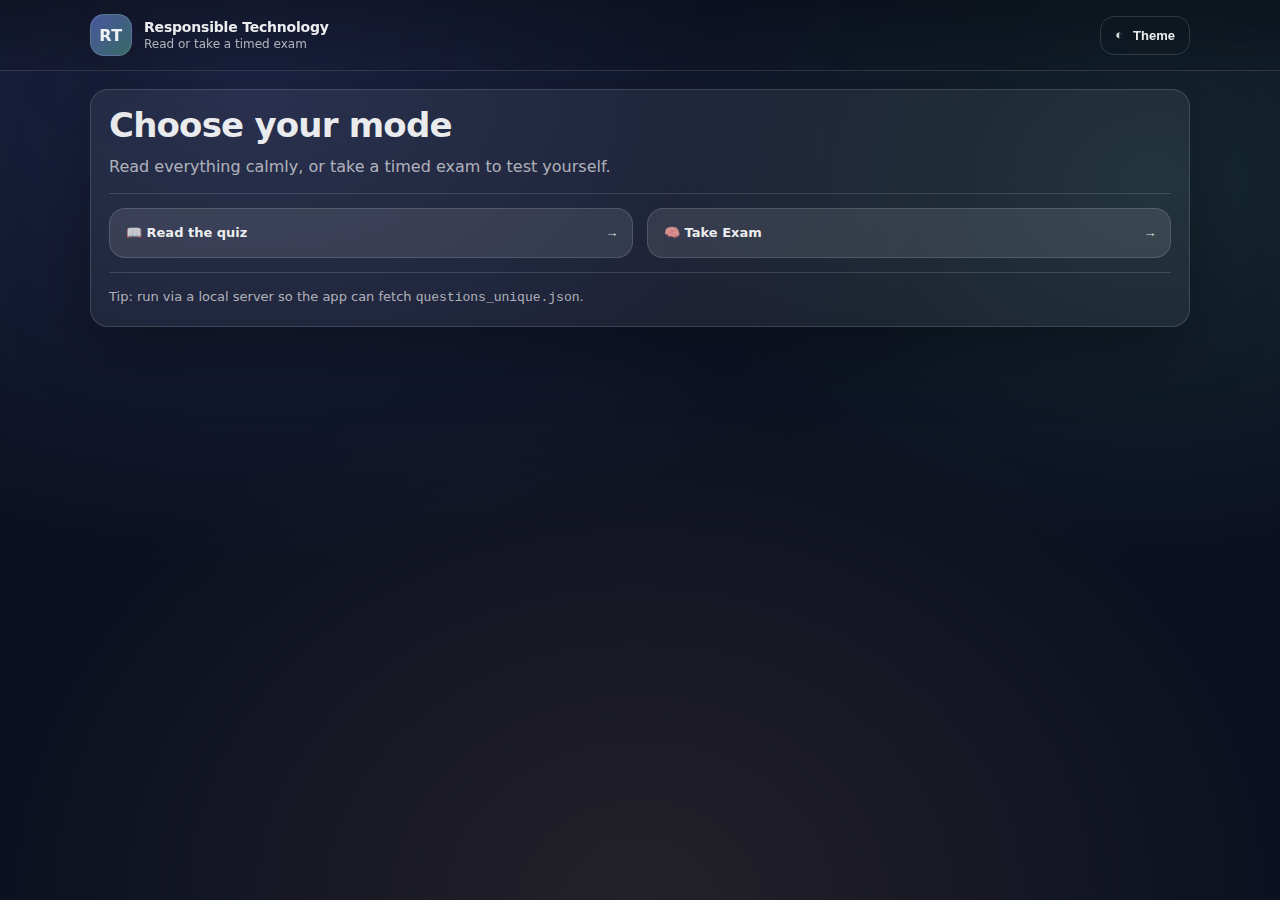
<file: index.html>
<!doctype html>
<html lang="en" data-theme="dark">
<head>
  <meta charset="utf-8" />
  <meta name="viewport" content="width=device-width,initial-scale=1" />
  <title>Responsible Technology — Menu</title>
  <link rel="stylesheet" href="./styles.css" />
</head>
<body>
  

  <div id="pageLoader" class="page-loader is-visible" aria-hidden="false" role="status" aria-live="polite">
    <div class="loader-card">
      <div class="loader-title"><span class="dot" aria-hidden="true"></span> Loading…</div>
      <div class="loader-sub">Preparing your next screen</div>
      <div class="loader-bar" aria-hidden="true"><div class="loader-bar-fill"></div></div>
    </div>
  </div>

<div class="topbar">
    <div class="topbar-inner">
      <div class="brand">
        <div class="logo" aria-hidden="true">RT</div>
        <div>
          <div class="t1">Responsible Technology</div>
          <div class="t2">Read or take a timed exam</div>
        </div>
      </div>
      <div class="actions">
        <button class="btn ghost" id="themeBtn" type="button"><span class="ico">◐</span>Theme</button>
      </div>
    </div>
  </div>

  <div class="container">
    <div class="card">
      <h1 class="h1">Choose your mode</h1>
      <p class="p">
        Read everything calmly, or take a timed exam to test yourself.
      </p>

      <hr class="sep" />

      <div class="grid-2">
        <a class="btn big" href="./read.html">
          <span><span class="ico">📖</span> Read the quiz</span>
          <span class="ico">→</span>
        </a>

        <a class="btn big" href="./exam.html">
          <span><span class="ico">🧠</span> Take Exam</span>
          <span class="ico">→</span>
        </a>
      </div>

      <hr class="sep" />

      <div class="small">
        Tip: run via a local server so the app can fetch <span class="mono">questions_unique.json</span>.
      </div>
    </div>
  </div>

  <script src="./loader.js"></script>
  <script src="./utils.js"></script>
  <script>
    applySavedTheme();
    $("themeBtn").addEventListener("click", toggleTheme);
    // If a previous exam was abandoned, recover any retry questions that were
    // temporarily removed from the wrong pool.
    restorePendingWrongToWrongPool();
    // Clear only session exam data when returning to menu
    clearExamStorage();
  </script>
</body>
</html>
</file>
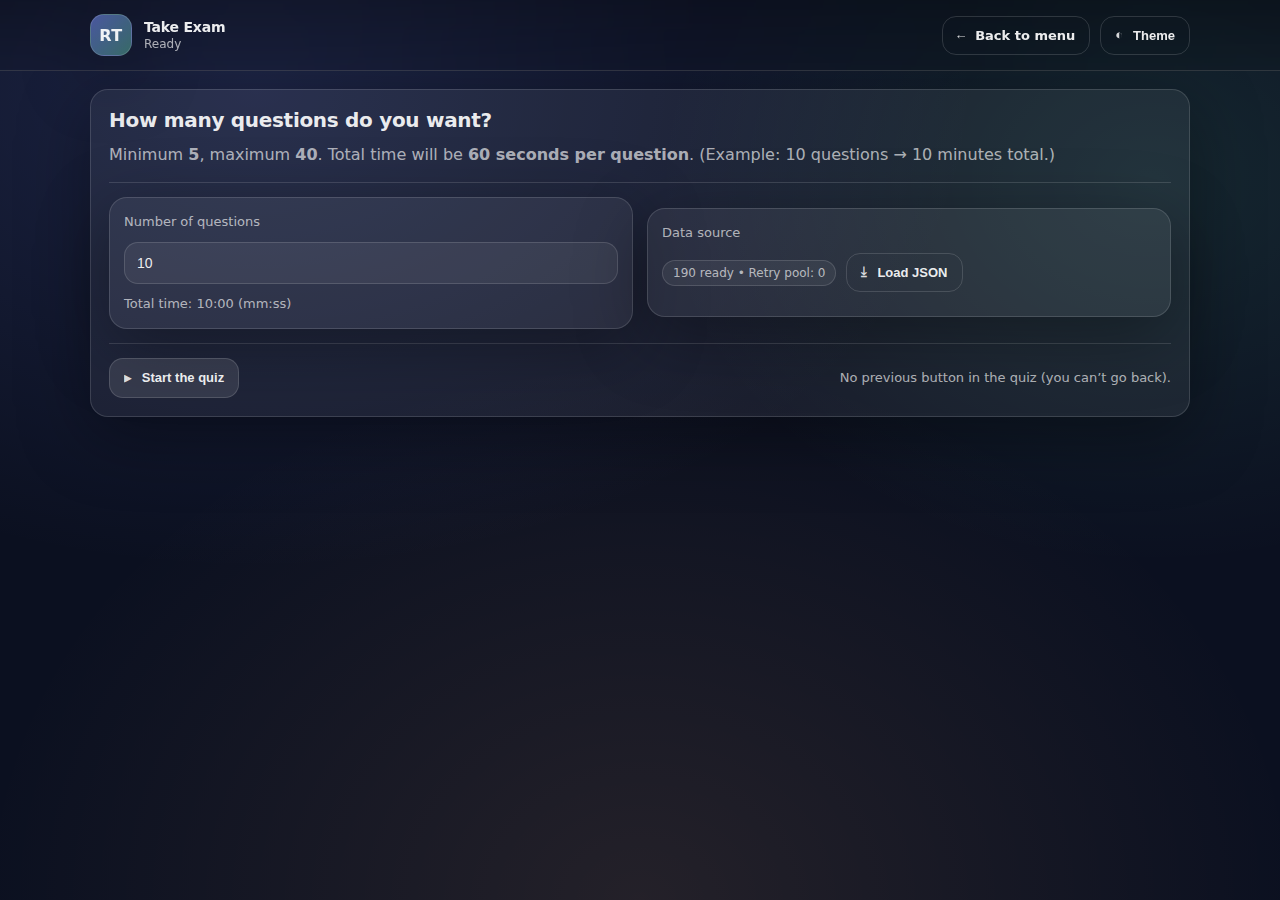
<file: exam.html>
<!doctype html>
<html lang="en" data-theme="dark">
<head>
  <meta charset="utf-8" />
  <meta name="viewport" content="width=device-width,initial-scale=1" />
  <title>Responsible Technology — Exam Setup</title>
  <link rel="stylesheet" href="./styles.css" />
</head>
<body data-loader="manual">
  

  <div id="pageLoader" class="page-loader is-visible" aria-hidden="false" role="status" aria-live="polite">
    <div class="loader-card">
      <div class="loader-title"><span class="dot" aria-hidden="true"></span> Loading…</div>
      <div class="loader-sub">Preparing your next screen</div>
      <div class="loader-bar" aria-hidden="true"><div class="loader-bar-fill"></div></div>
    </div>
  </div>

<div class="topbar">
    <div class="topbar-inner">
      <div class="brand">
        <div class="logo" aria-hidden="true">RT</div>
        <div>
          <div class="t1">Take Exam</div>
          <div class="t2" id="subtitle">Choose your quiz size</div>
        </div>
      </div>
      <div class="actions">
        <a class="btn ghost" href="./index.html"><span class="ico">←</span>Back to menu</a>
        <button class="btn ghost" id="themeBtn" type="button"><span class="ico">◐</span>Theme</button>
      </div>
    </div>
  </div>

  <div class="container">
    <div class="card">
      <h2 class="h2">How many questions do you want?</h2>
      <p class="p">
        Minimum <b>5</b>, maximum <b>40</b>. Total time will be <b>60 seconds per question</b>.
        (Example: 10 questions → 10 minutes total.)
      </p>

      <hr class="sep" />

      <div class="row" style="gap:14px;">
        <div class="card tight" style="flex:1;">
          <div class="small">Number of questions</div>
          <div style="height:10px;"></div>
          <input id="countInput" type="number" min="5" max="40" step="1"
                 style="width:100%; padding:12px 12px; border-radius:14px; border:1px solid var(--border);
                 background: rgba(255,255,255,0.06); color: var(--text); outline:none; font-size:14px;" />
          <div style="height:10px;"></div>
          <div class="small" id="timeInfo"></div>
        </div>

        <div class="card tight" style="flex:1;">
          <div class="small">Data source</div>
          <div style="height:10px;"></div>
          <div class="row" style="justify-content:flex-start; gap:10px;">
            <span class="pill" id="dataPill">Loading…</span>
            <button class="btn ghost" id="loadFileBtn" type="button"><span class="ico">⤓</span>Load JSON</button>
            <input id="fileInput" type="file" accept=".json,application/json" hidden />
          </div>
          <div style="height:10px;"></div>
          <div class="small" id="status"></div>
        </div>
      </div>

      <hr class="sep" />

      <div class="row">
        <button class="btn" id="startBtn" type="button" disabled>
          <span class="ico">▶</span> Start the quiz
        </button>
        <span class="small">No previous button in the quiz (you can’t go back).</span>
      </div>
    </div>
  </div>

  <script src="./loader.js"></script>
  <script src="./utils.js"></script>
  <script src="./exam.js"></script>
</body>
</html>
</file>
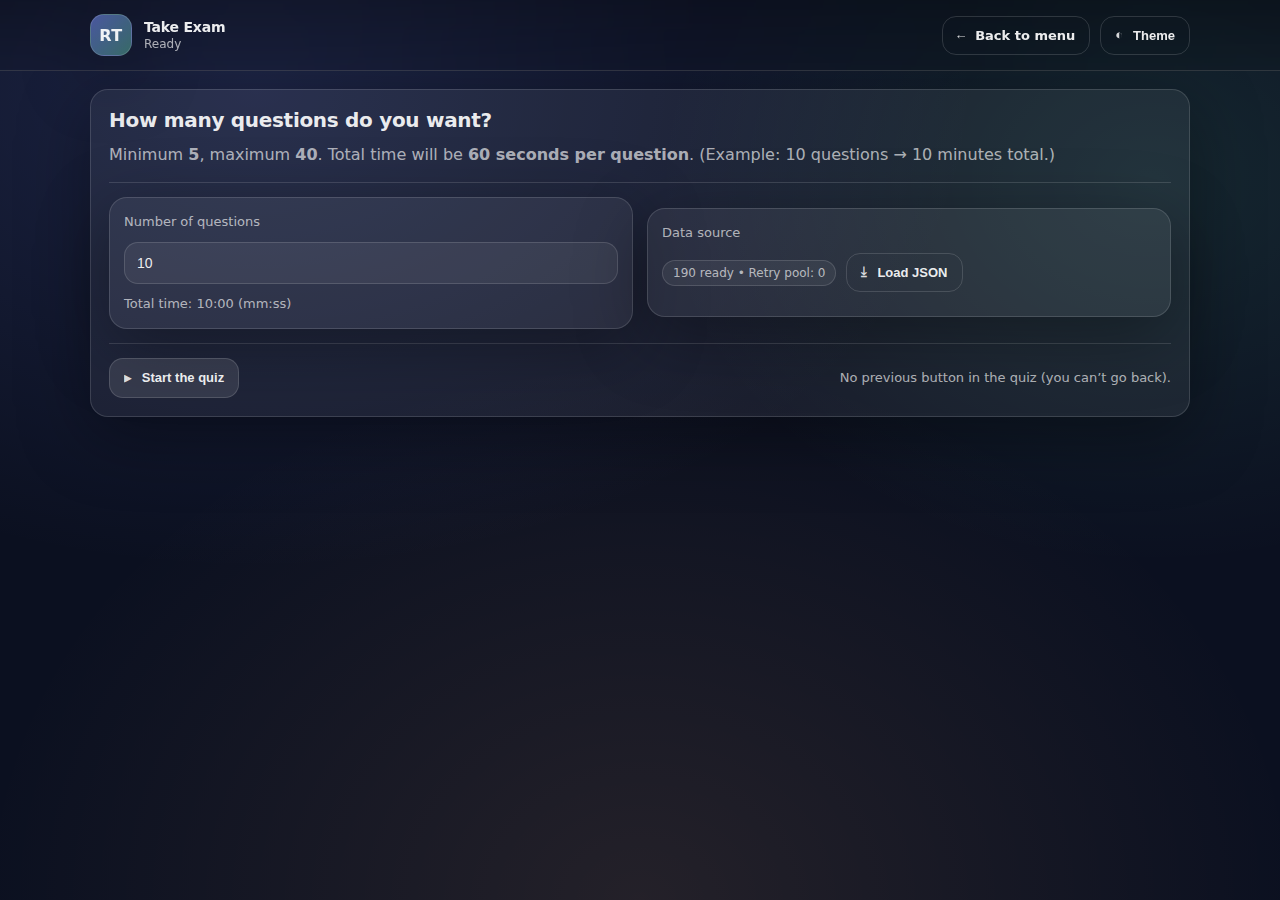
<file: quiz.html>
<!doctype html>
<html lang="en" data-theme="dark">
<head>
  <meta charset="utf-8" />
  <meta name="viewport" content="width=device-width,initial-scale=1" />
  <title>Responsible Technology — Quiz</title>
  <link rel="stylesheet" href="./styles.css" />
</head>
<body>
  

  <div id="pageLoader" class="page-loader is-visible" aria-hidden="false" role="status" aria-live="polite">
    <div class="loader-card">
      <div class="loader-title"><span class="dot" aria-hidden="true"></span> Loading…</div>
      <div class="loader-sub">Preparing your next screen</div>
      <div class="loader-bar" aria-hidden="true"><div class="loader-bar-fill"></div></div>
    </div>
  </div>

<div class="topbar">
    <div class="topbar-inner">
      <div class="brand">
        <div class="logo" aria-hidden="true">RT</div>
        <div>
          <div class="t1">Exam in progress</div>
          <div class="t2" id="subtitle">Stay steady — you’ve got this.</div>
        </div>
      </div>
      <div class="actions">
        <div class="timer" id="timer">00:00</div>
        <button class="btn ghost" id="themeBtn" type="button"><span class="ico">◐</span>Theme</button>
      </div>
    </div>
  </div>

  <div class="container">
    <div class="card">
      <div class="row" style="align-items:flex-start;">
        <div class="row" style="gap:10px; align-items:center;">
          <span class="badge" id="posBadge">1 / 1</span>
          <span class="pill" id="qBadge">Q—</span>
        </div>

        <div style="flex:1; min-width:240px;">
          <div class="progress" aria-label="Progress"><div id="progressFill"></div></div>
          <div class="small" id="progressText" style="margin-top:8px;">Progress</div>
        </div>
      </div>

      <hr class="sep" />

      <div class="h2" id="questionText">Loading…</div>
      <div style="height:12px;"></div>

      <div class="list" id="optionsWrap"></div>

      <hr class="sep" />

      <div class="row">
        <div class="small" id="status"></div>
        <button class="btn" id="nextBtn" type="button">
          <span class="ico">→</span> Next
        </button>
      </div>
    </div>

    <div style="height:14px;"></div>
    <div class="small">
      Tip: <span class="kbd">Next</span> moves forward only. Unanswered questions are allowed (you can skip).
    </div>
  </div>

  <script src="./loader.js"></script>
  <script src="./utils.js"></script>
  <script src="./quiz.js"></script>
</body>
</html>
</file>
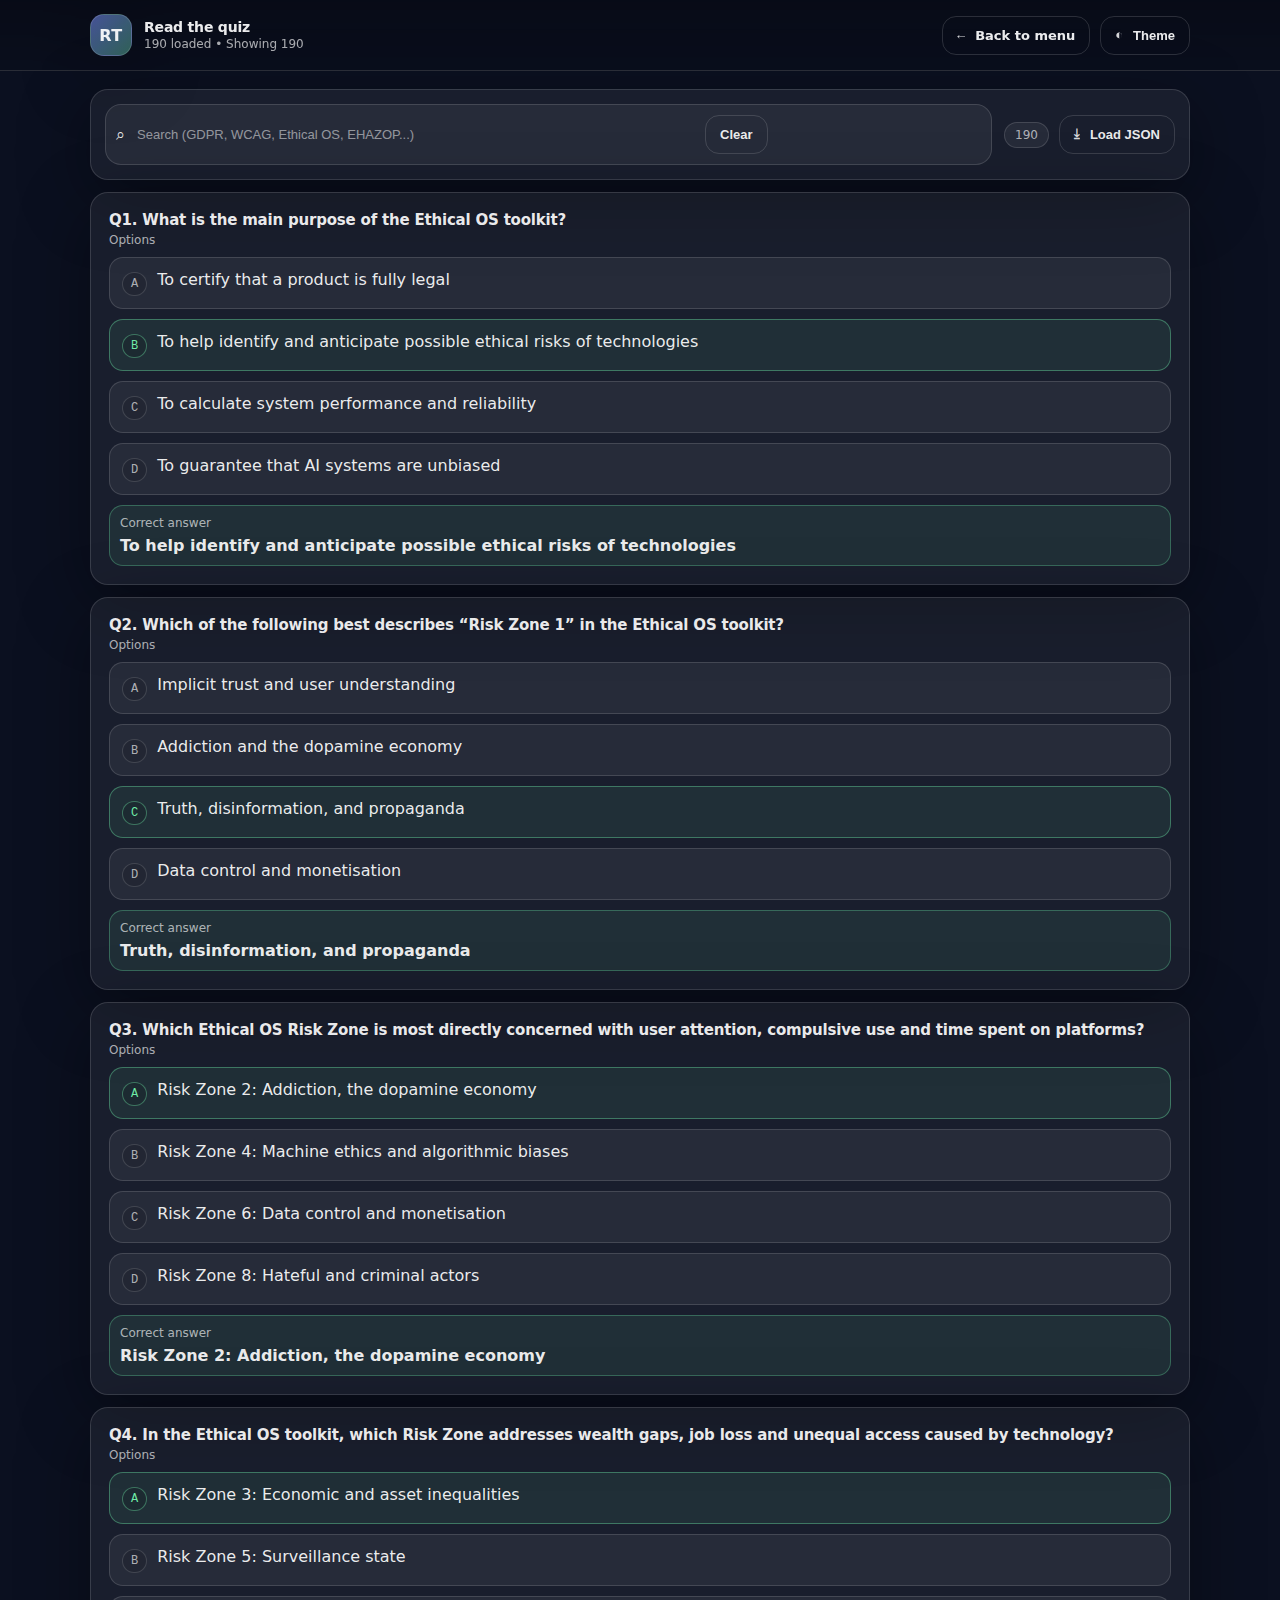
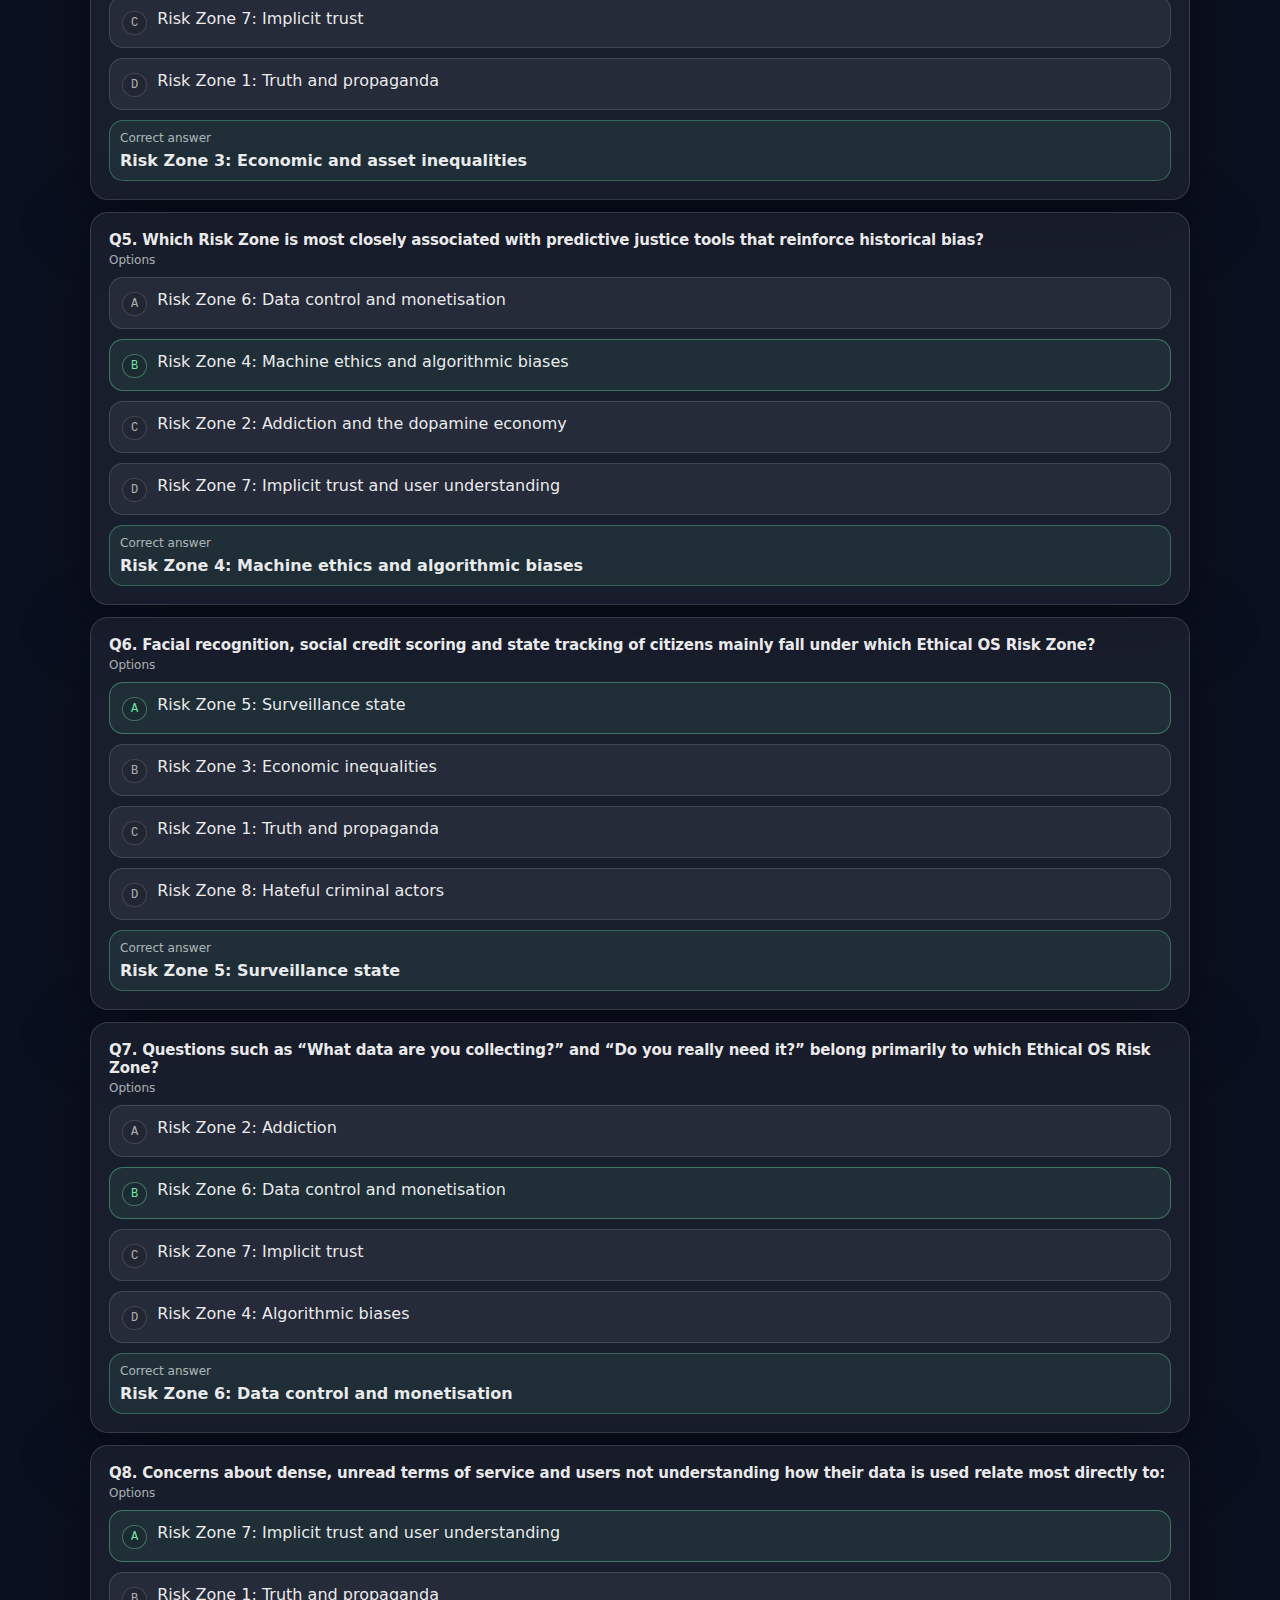
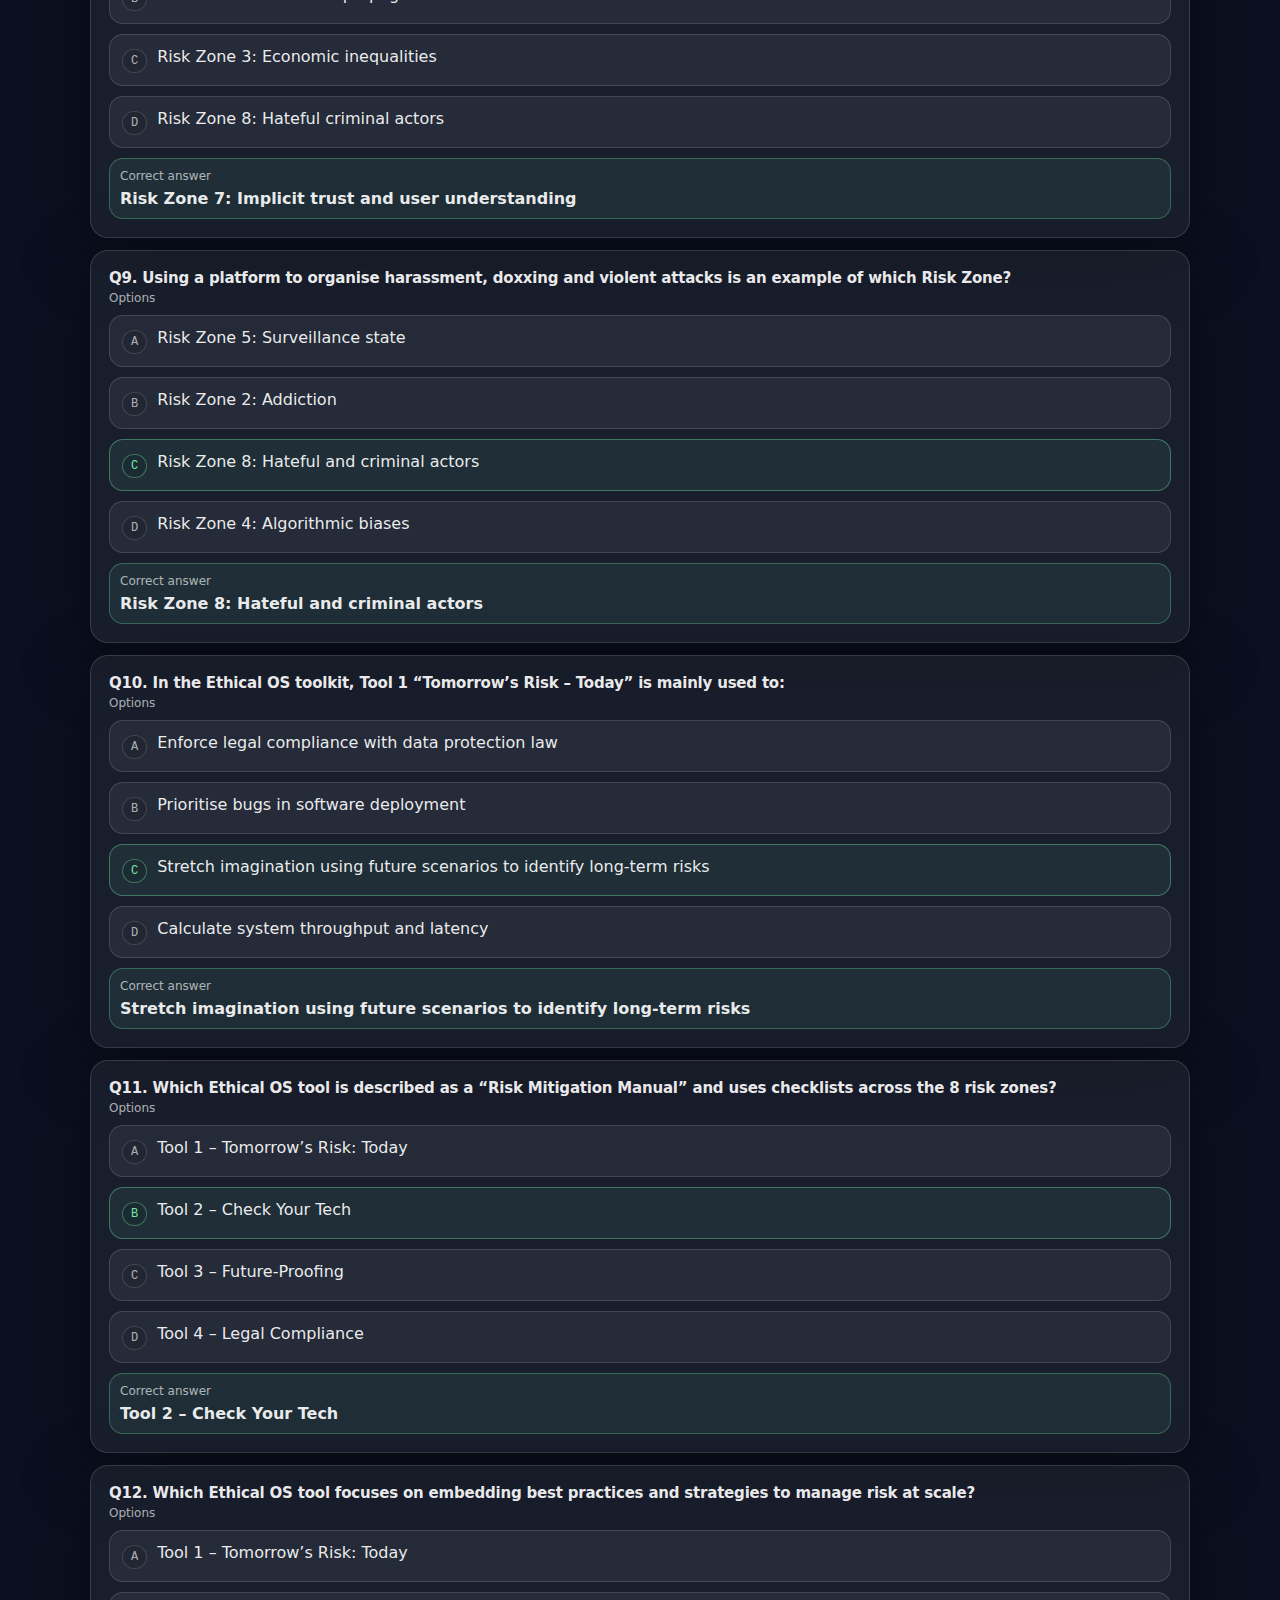
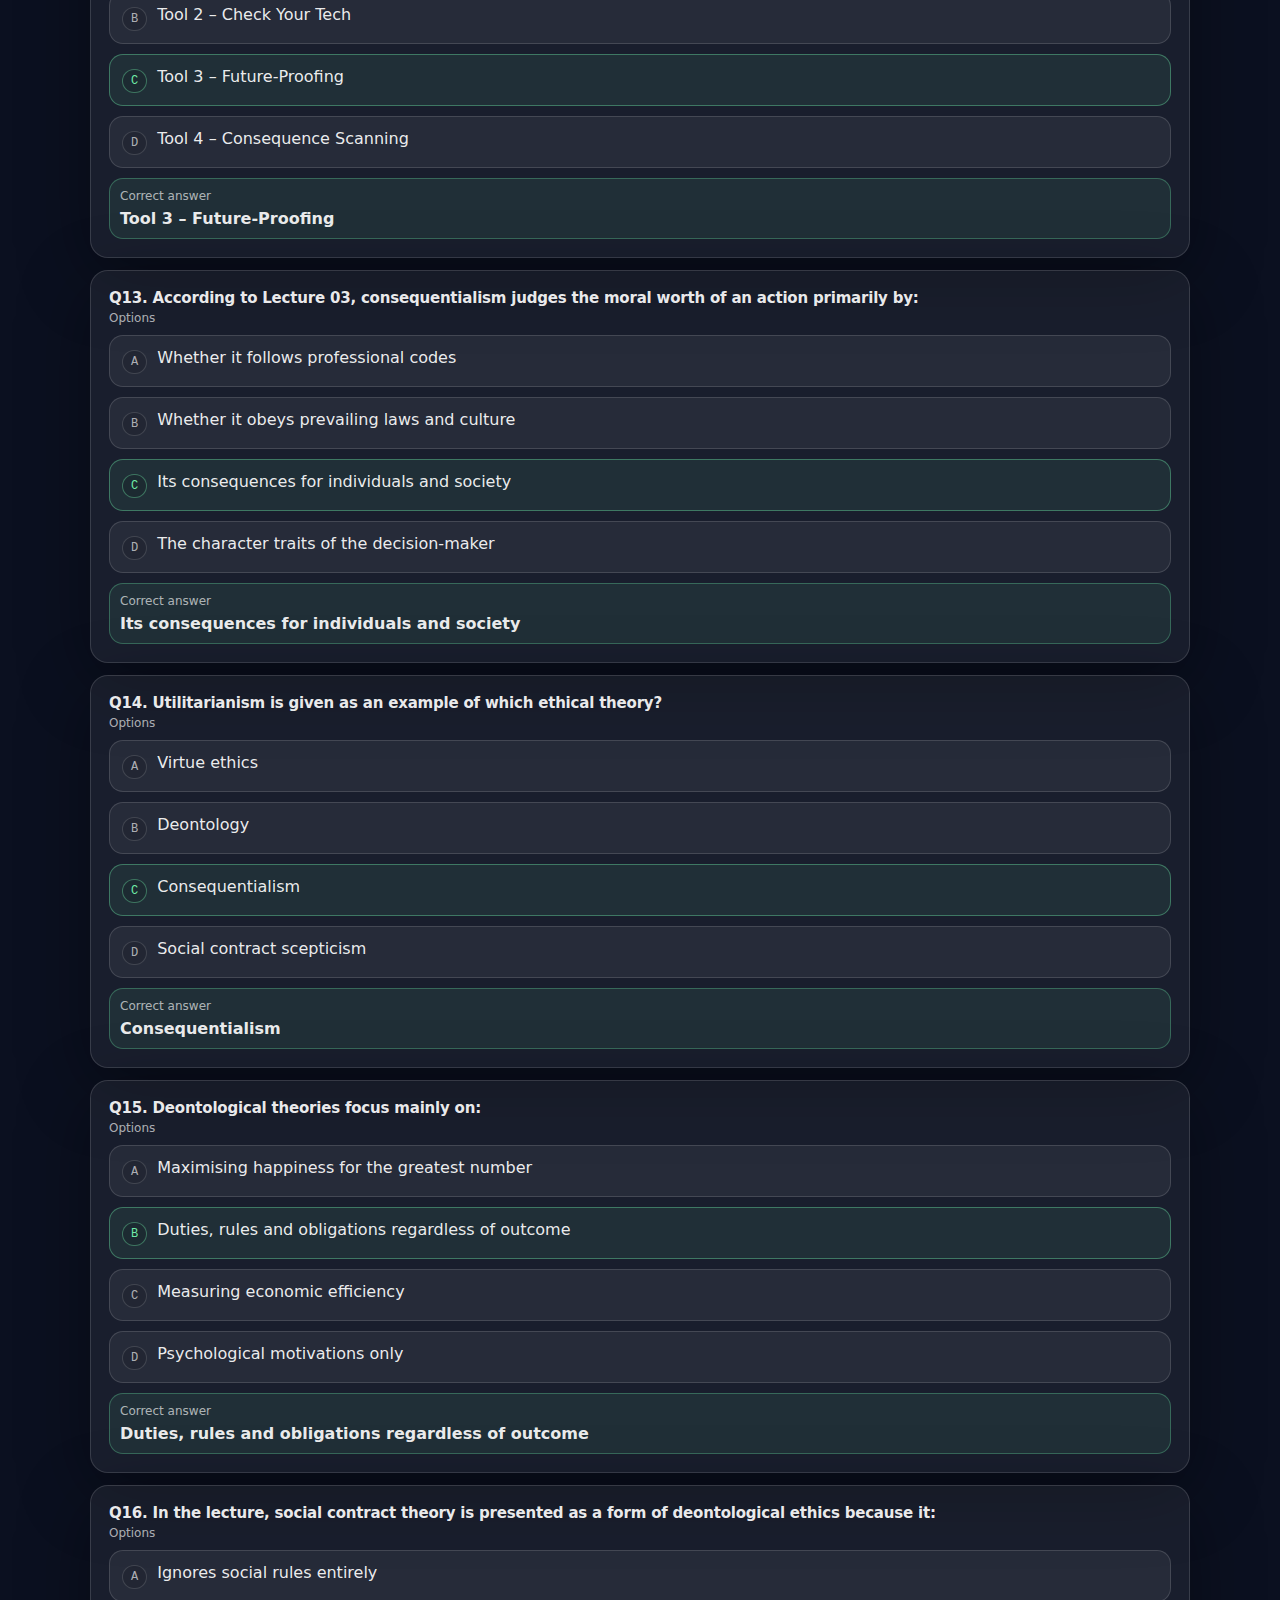
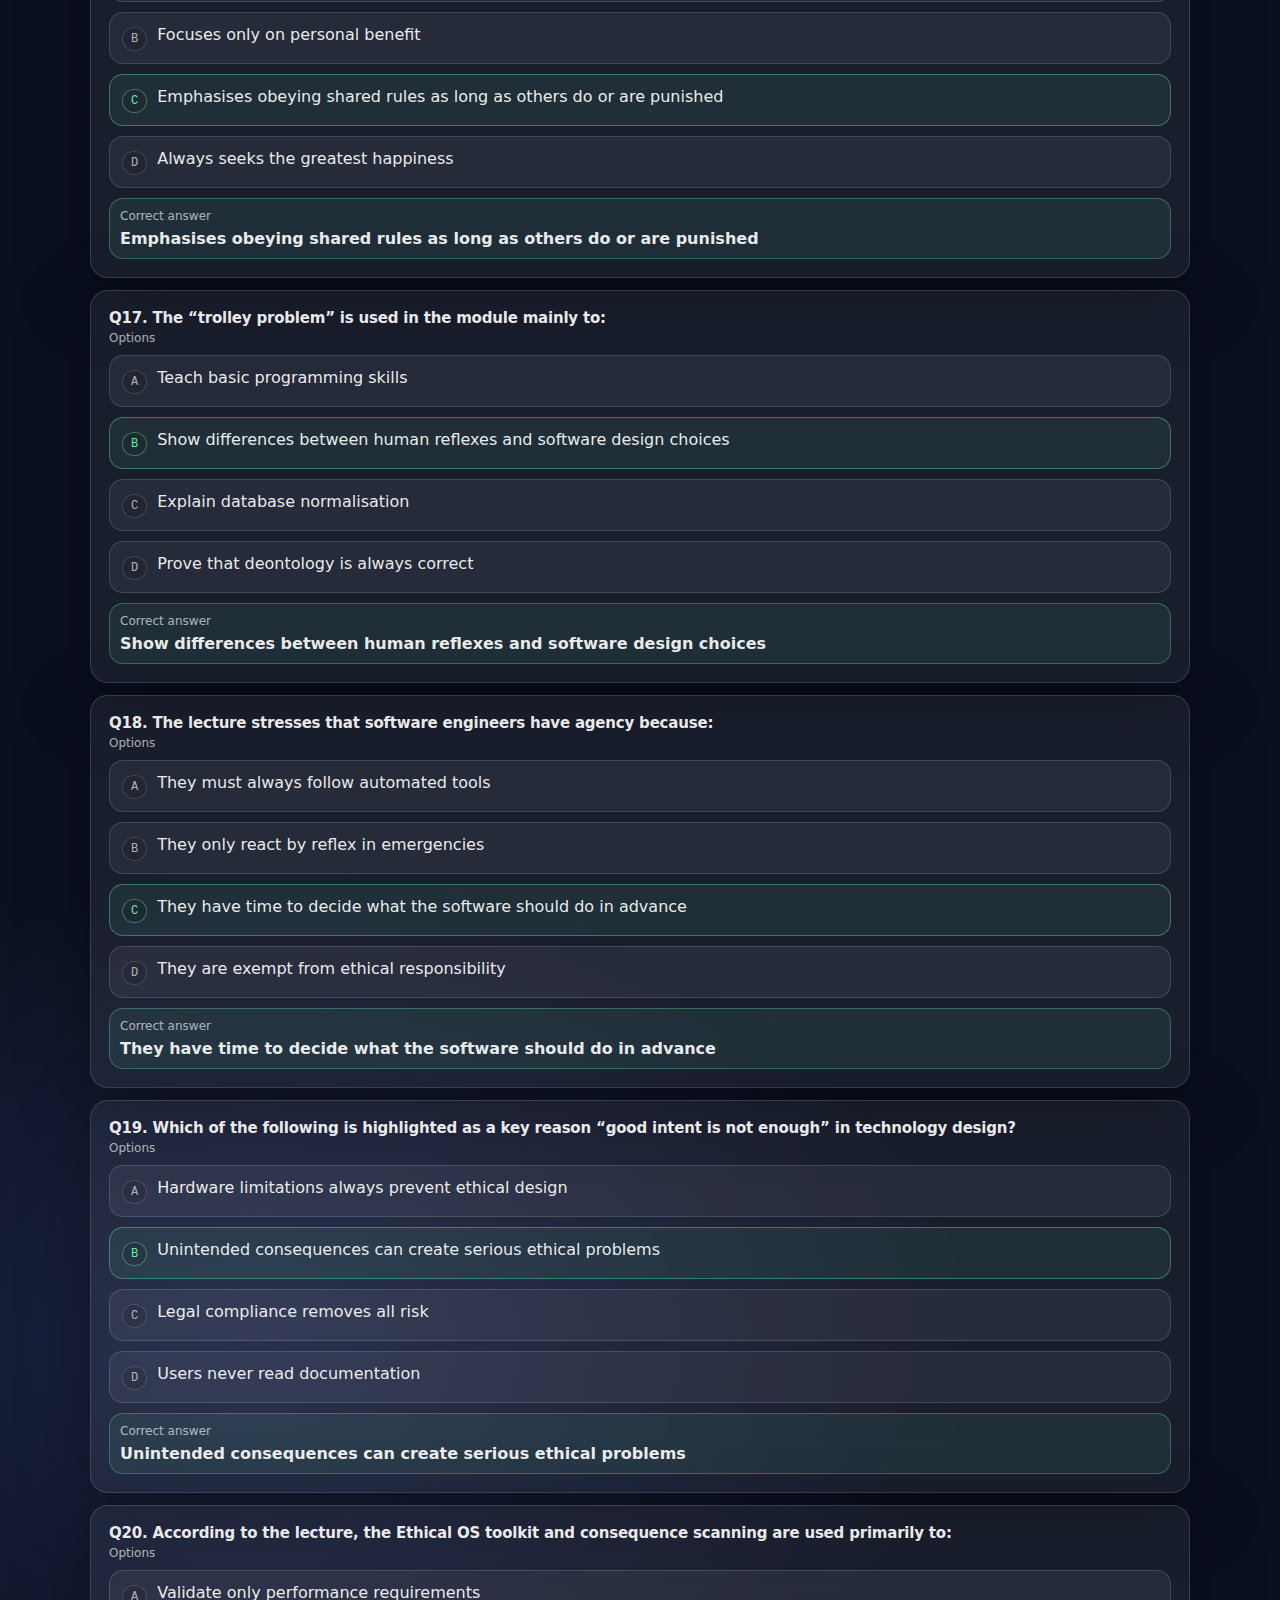
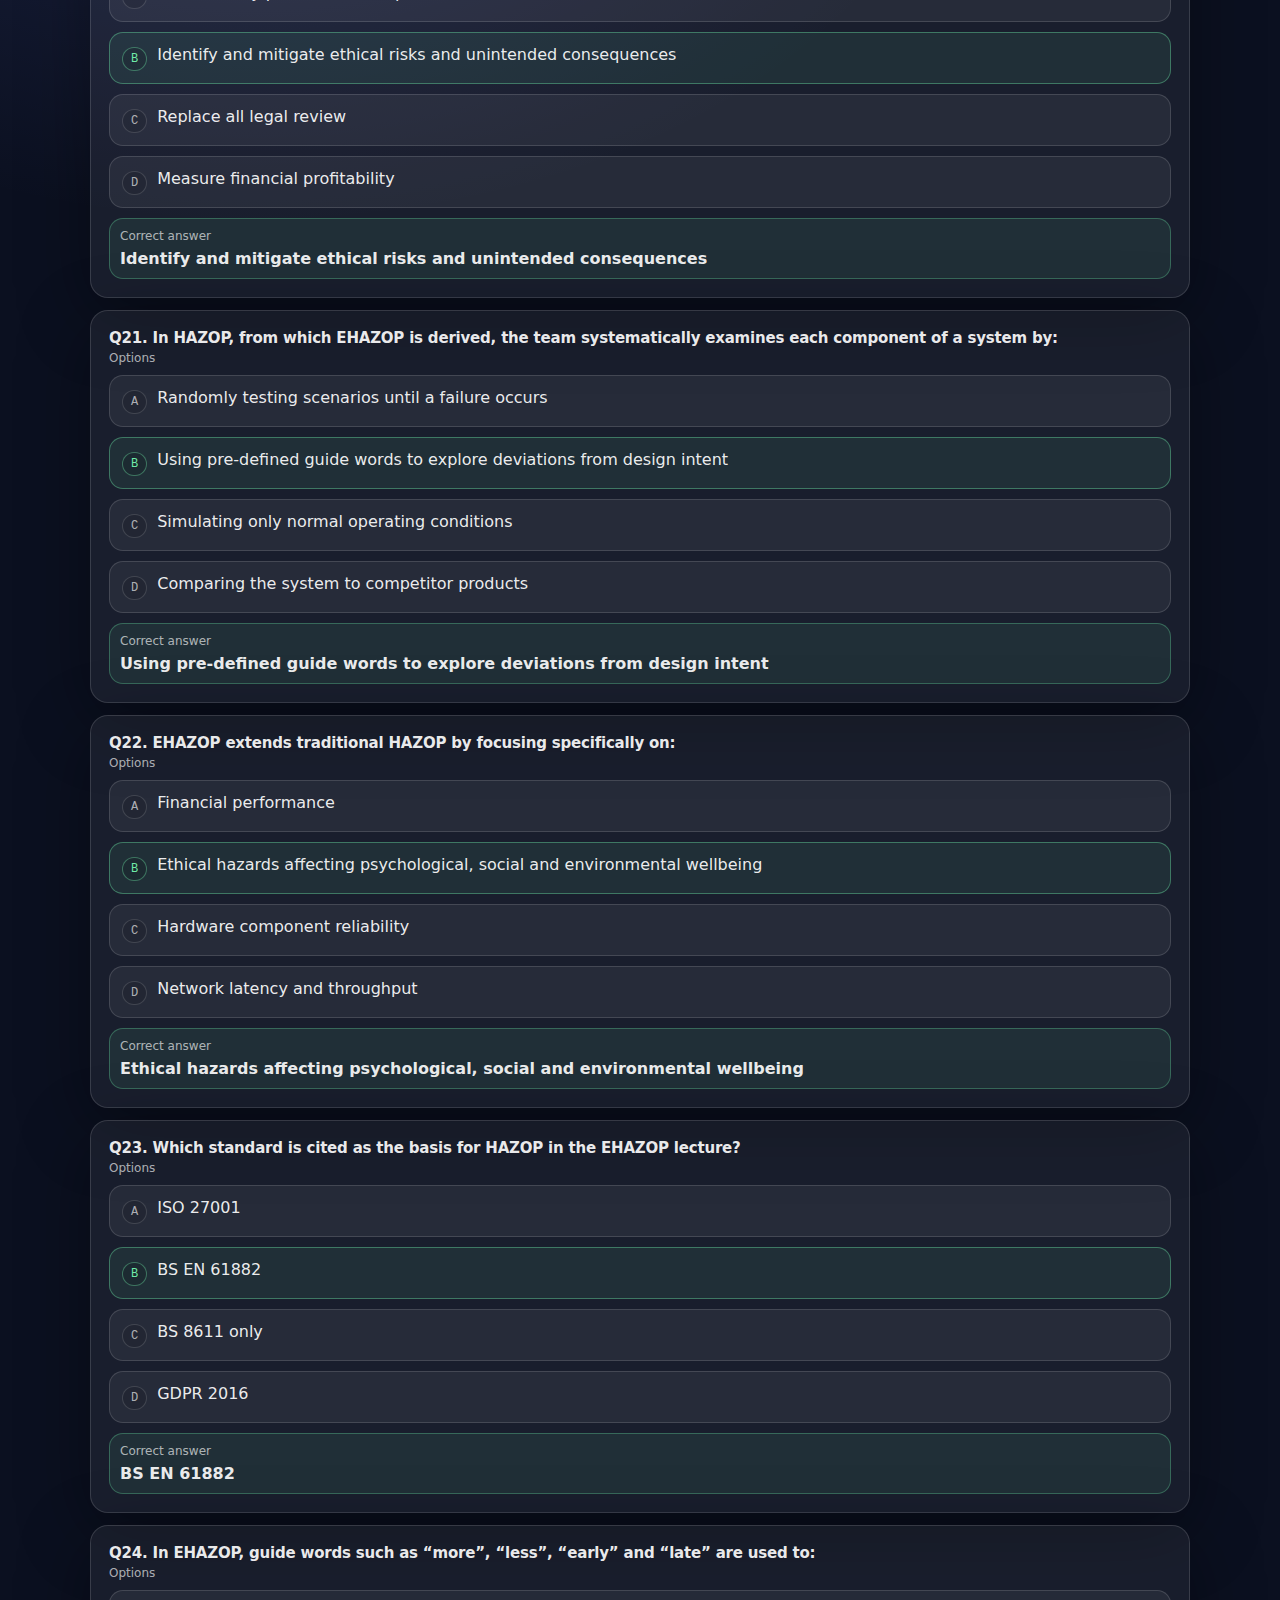
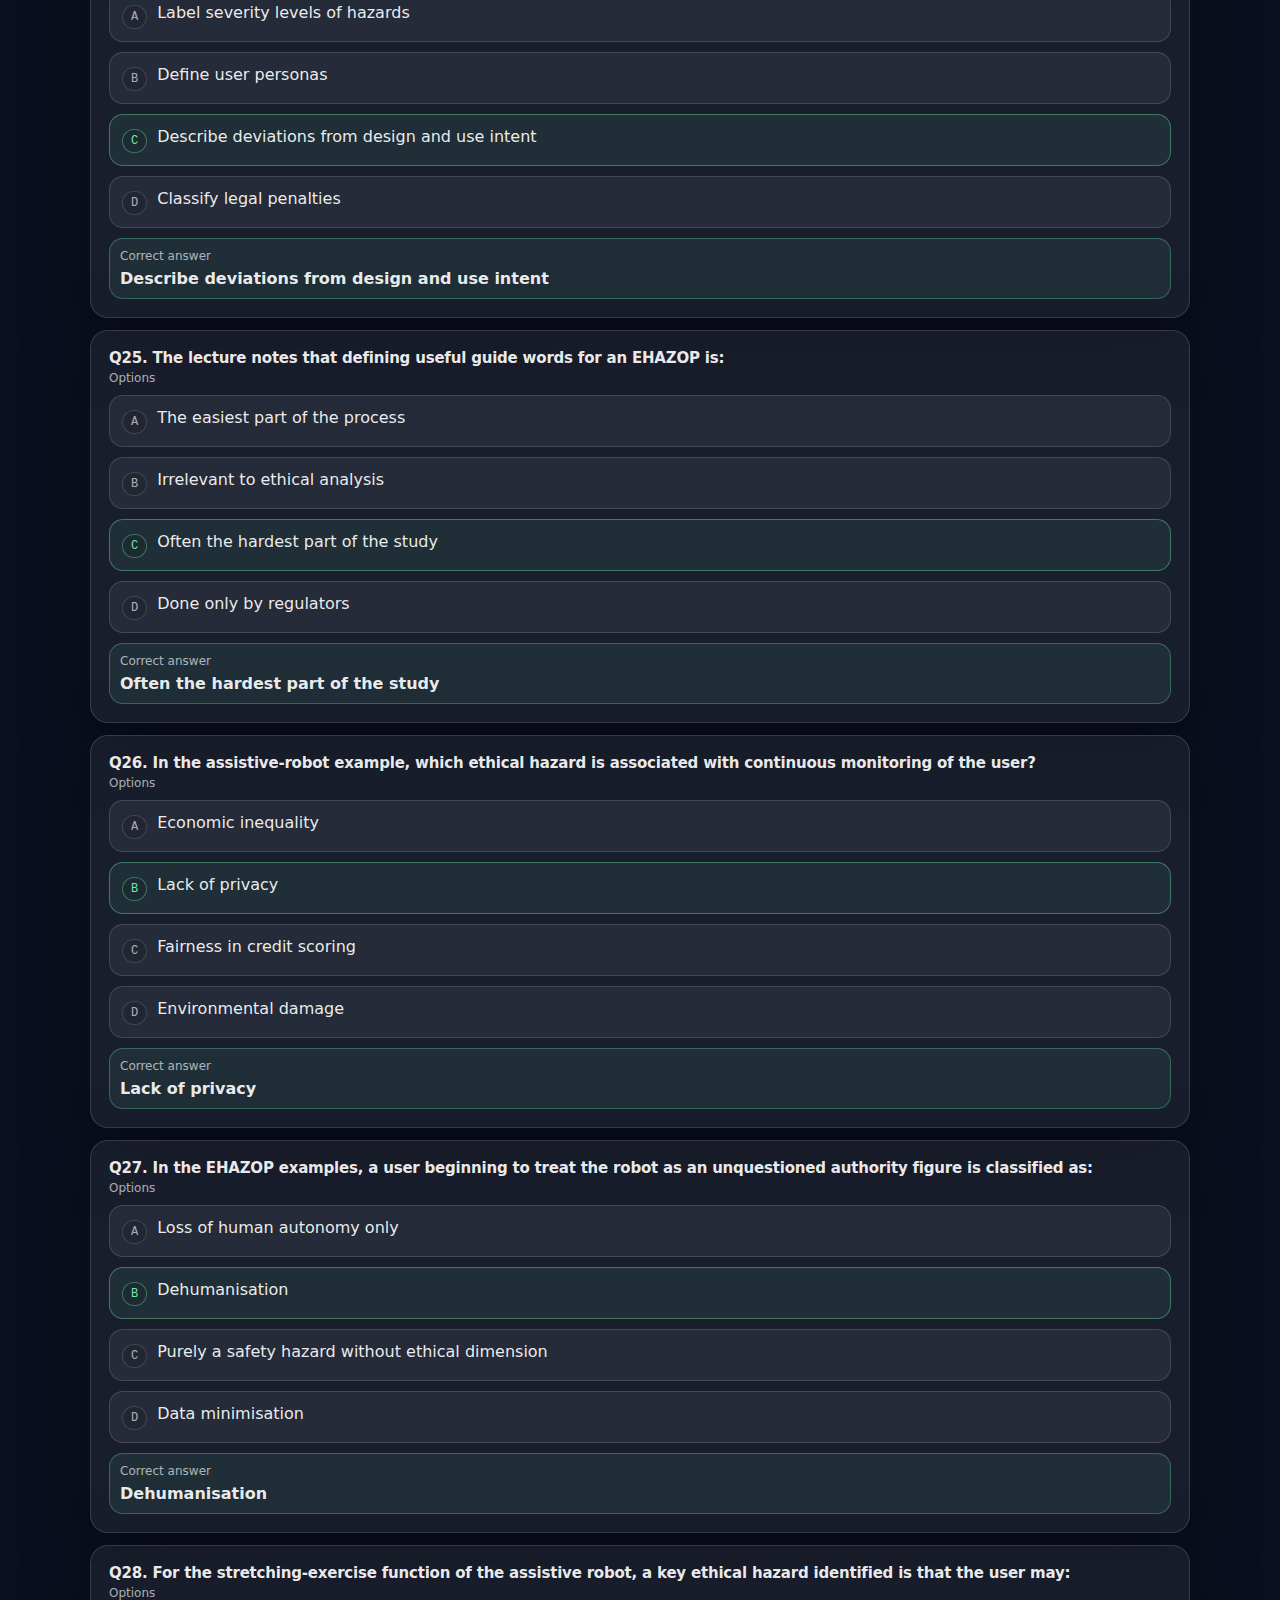
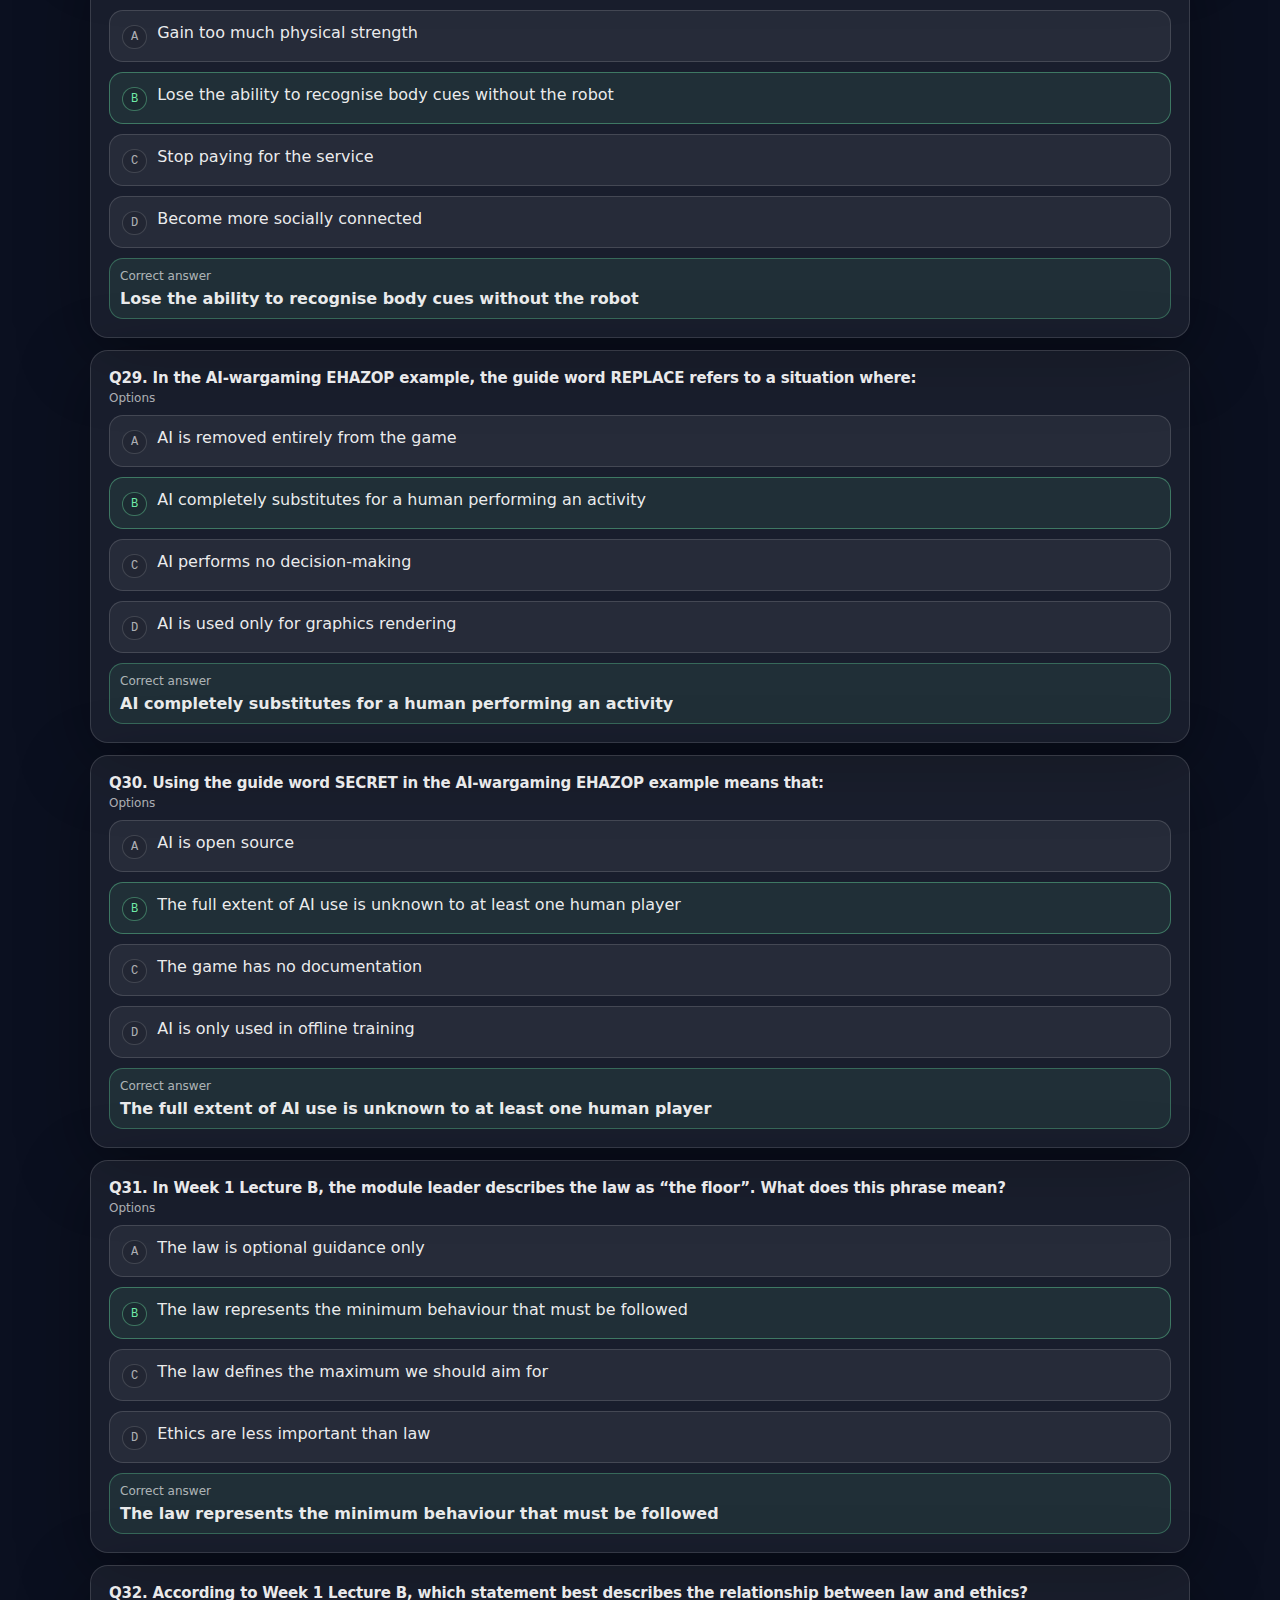
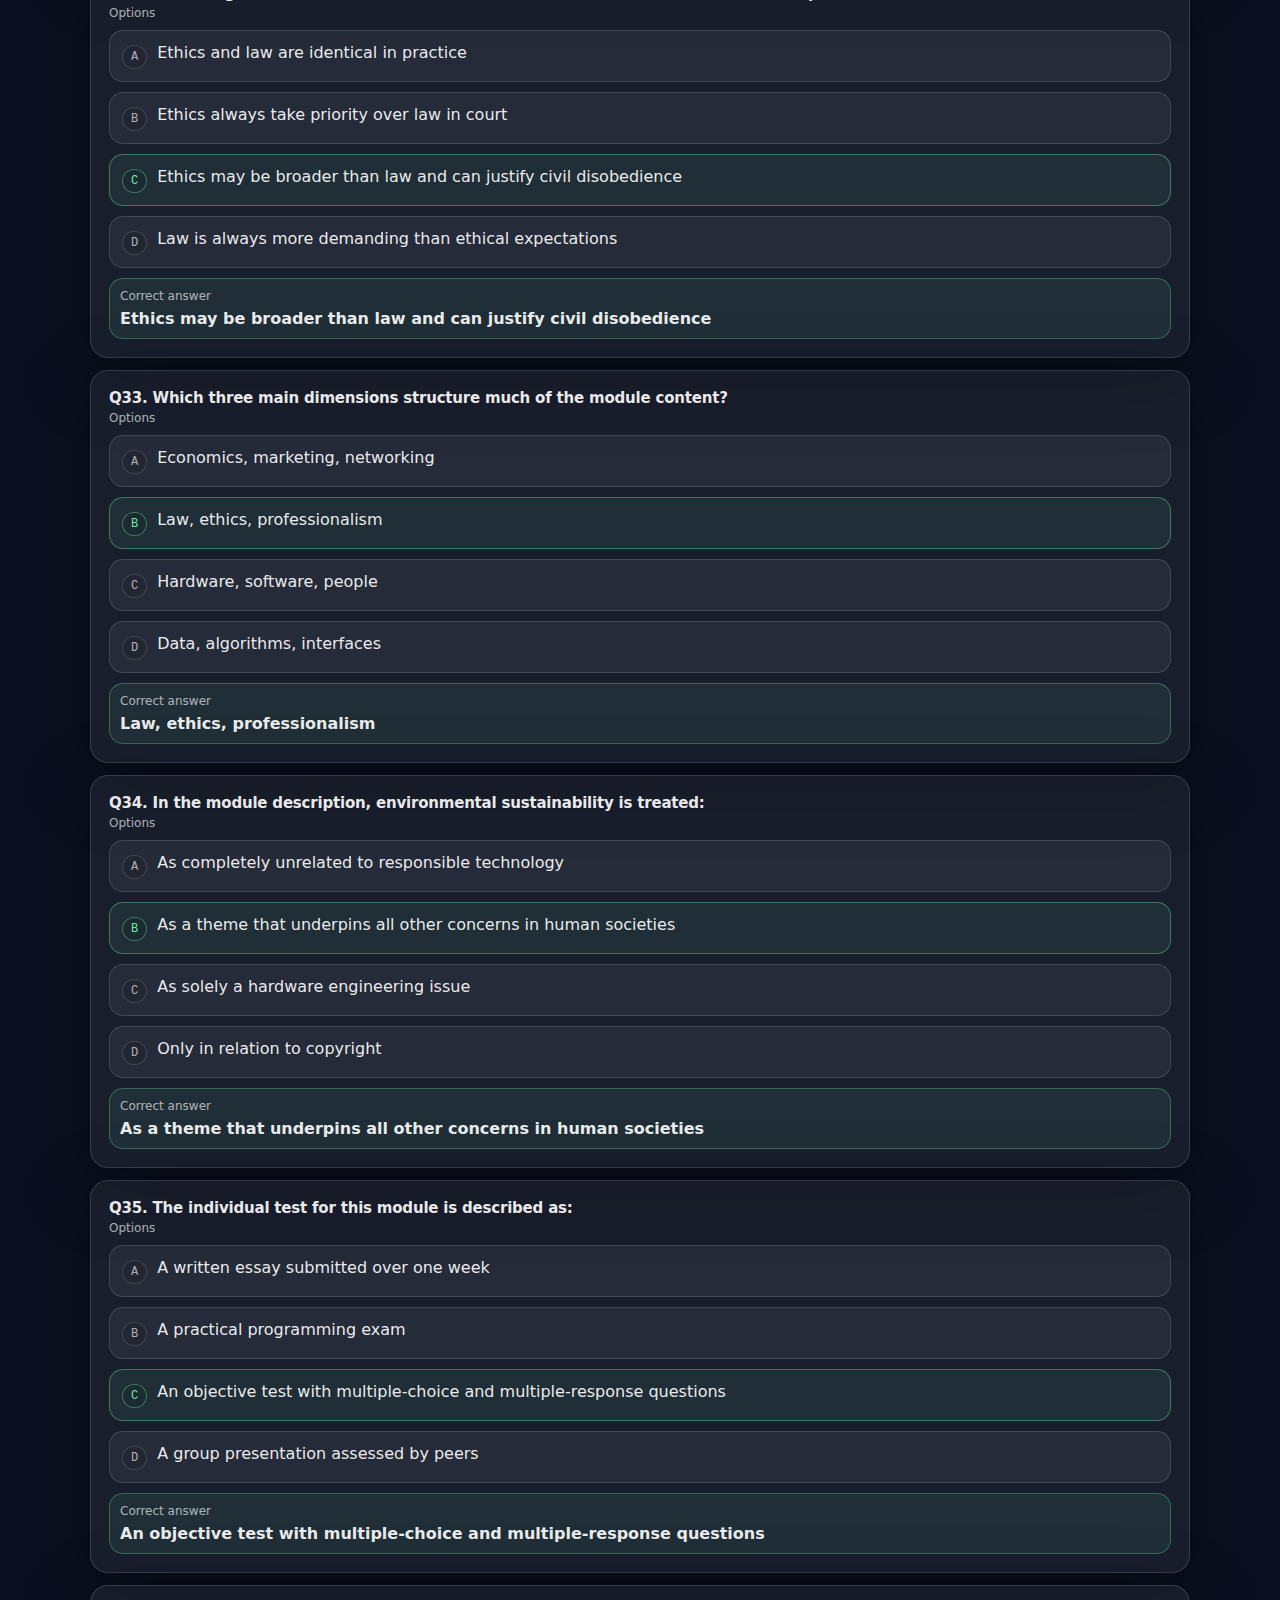
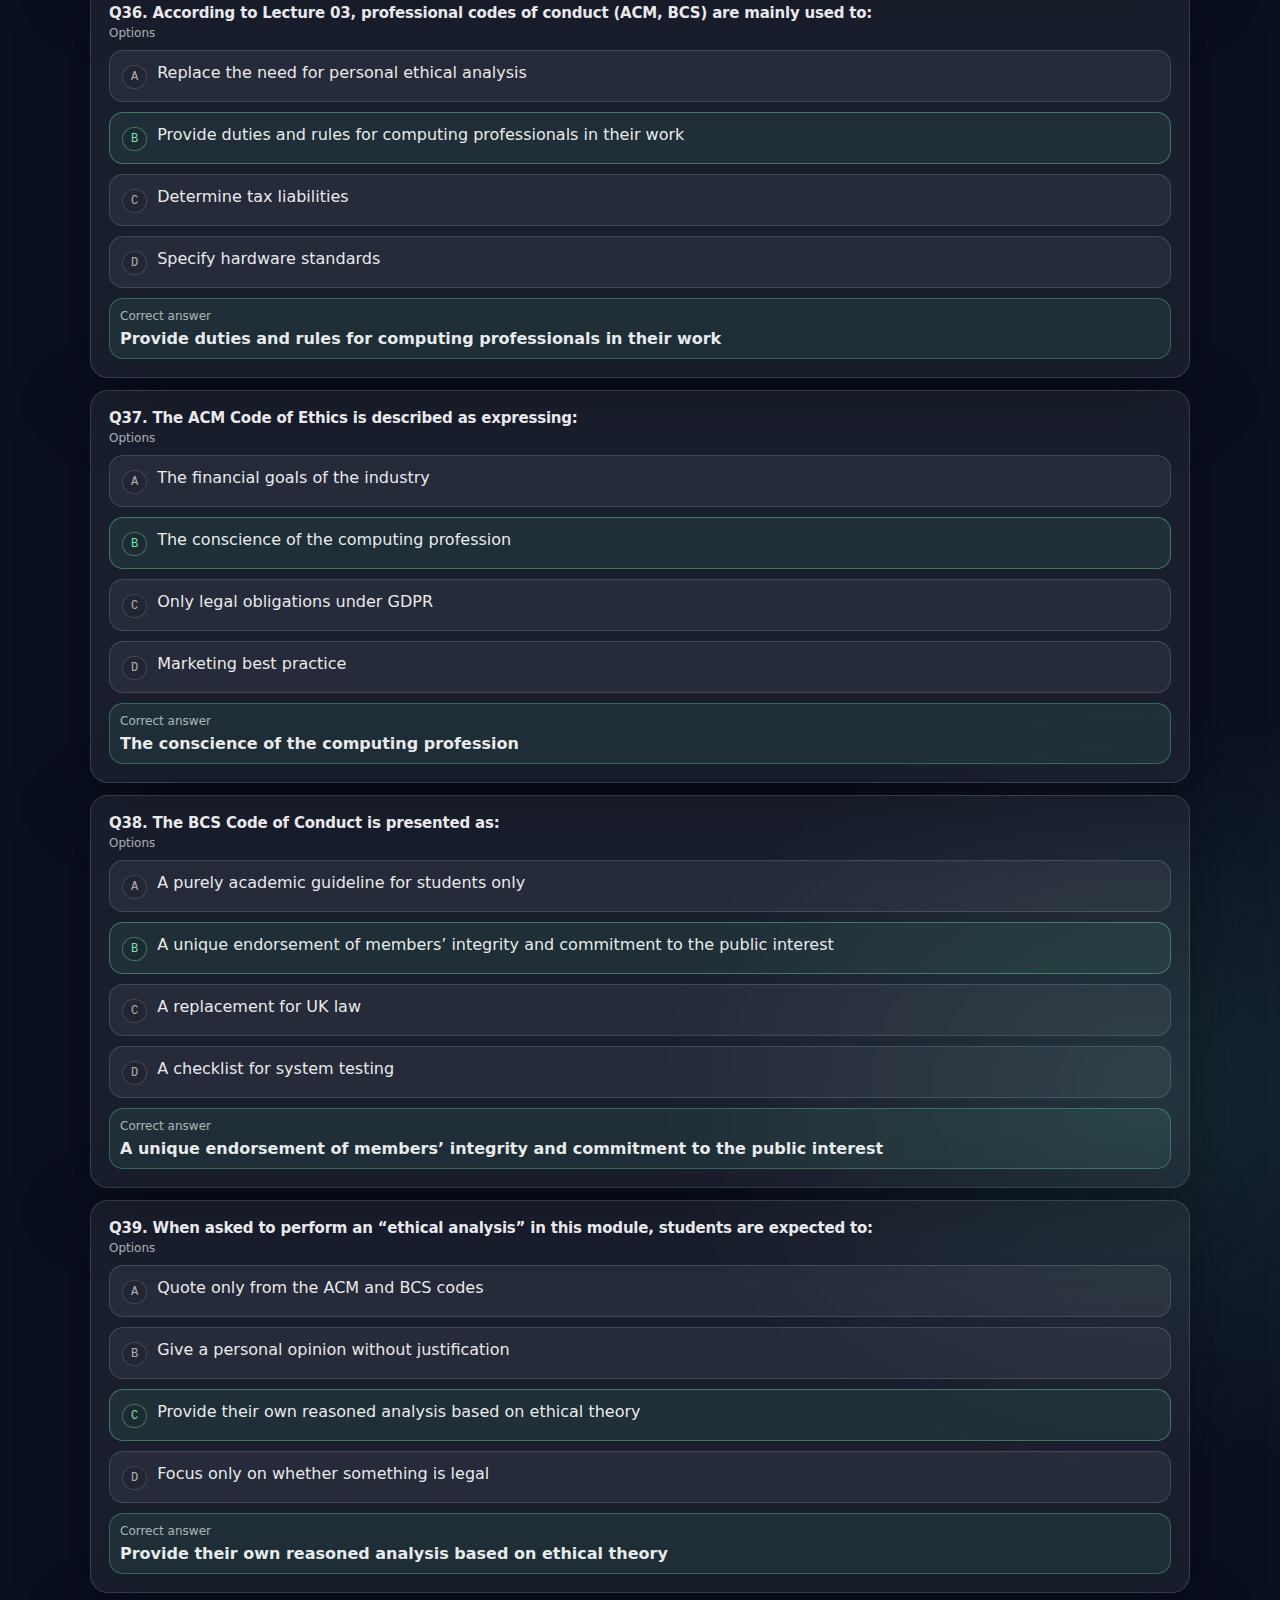
<file: read.html>
<!doctype html>
<html lang="en" data-theme="dark">
<head>
  <meta charset="utf-8" />
  <meta name="viewport" content="width=device-width,initial-scale=1" />
  <title>Responsible Technology — Read</title>
  <link rel="stylesheet" href="./styles.css" />
</head>
<body data-loader="manual">
  

  <div id="pageLoader" class="page-loader is-visible" aria-hidden="false" role="status" aria-live="polite">
    <div class="loader-card">
      <div class="loader-title"><span class="dot" aria-hidden="true"></span> Loading…</div>
      <div class="loader-sub">Preparing your next screen</div>
      <div class="loader-bar" aria-hidden="true"><div class="loader-bar-fill"></div></div>
    </div>
  </div>

<div class="topbar">
    <div class="topbar-inner">
      <div class="brand">
        <div class="logo" aria-hidden="true">RT</div>
        <div>
          <div class="t1">Read the quiz</div>
          <div class="t2" id="subtitle">Loading…</div>
        </div>
      </div>
      <div class="actions">
        <a class="btn ghost" href="./index.html"><span class="ico">←</span>Back to menu</a>
        <button class="btn ghost" id="themeBtn" type="button"><span class="ico">◐</span>Theme</button>
      </div>
    </div>
  </div>

  <div class="container">
    <div class="card tight">
      <div class="row">
        <div class="search" style="flex:1;">
          <span class="ico">⌕</span>
          <input id="searchInput" type="search" placeholder="Search (GDPR, WCAG, Ethical OS, EHAZOP...)" />
          <button class="btn ghost" id="clearBtn" type="button">Clear</button>
        </div>

        <div class="row" style="gap:10px;">
          <div class="pill" id="countPill">0</div>

          <button class="btn ghost" id="loadFileBtn" type="button" title="If fetch fails, load JSON manually">
            <span class="ico">⤓</span>Load JSON
          </button>
          <input id="fileInput" type="file" accept=".json,application/json" hidden />
        </div>
      </div>
    </div>

    <div style="height:12px;"></div>

    <div class="list" id="list"></div>

    <div style="height:18px;"></div>
    <div class="small" id="status"></div>
  </div>

  <script src="./loader.js"></script>
  <script src="./utils.js"></script>
  <script src="./read.js"></script>
</body>
</html>
</file>
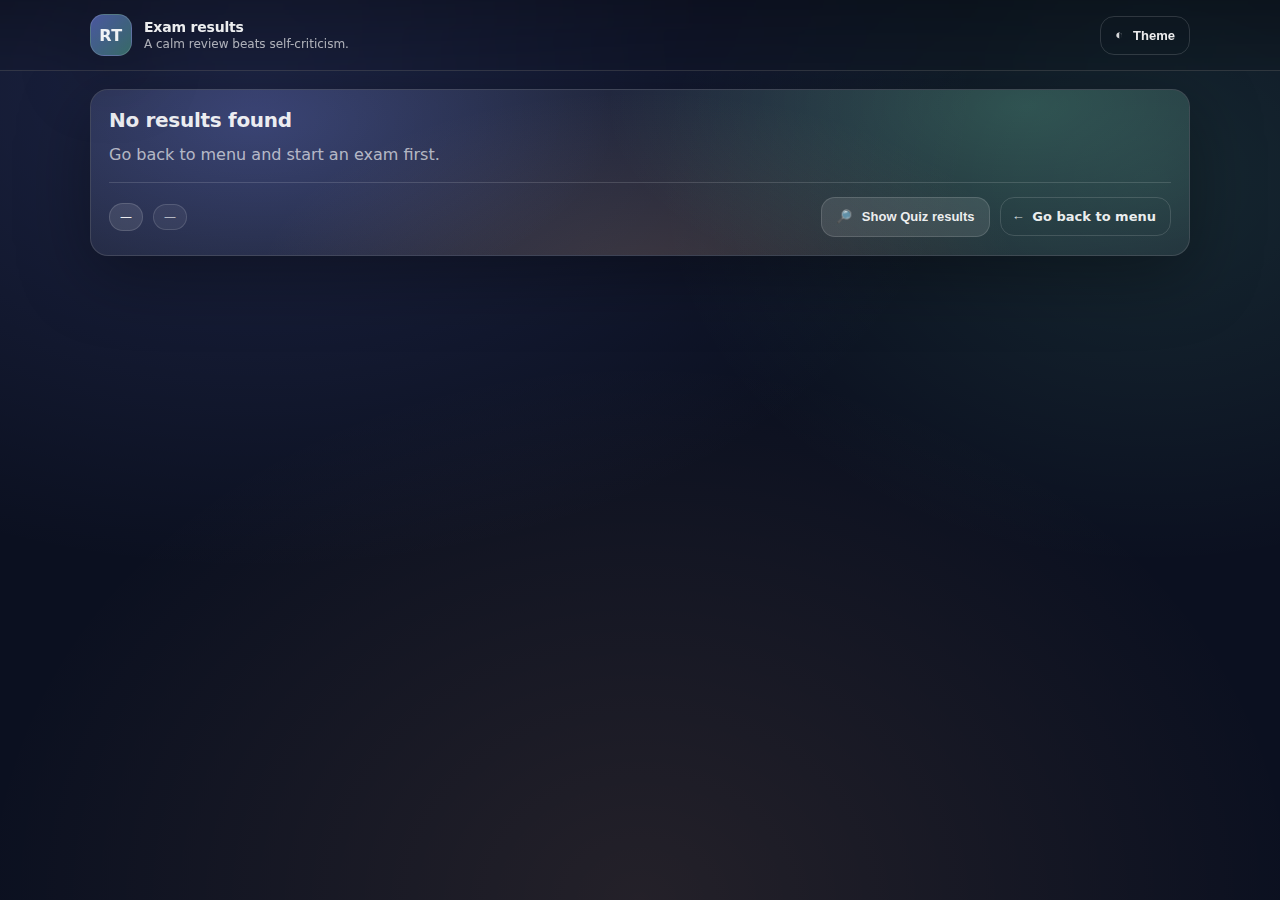
<file: results.html>
<!doctype html>
<html lang="en" data-theme="dark">
<head>
  <meta charset="utf-8" />
  <meta name="viewport" content="width=device-width,initial-scale=1" />
  <title>Responsible Technology — Results</title>
  <link rel="stylesheet" href="./styles.css" />
</head>
<body>
  

  <div id="pageLoader" class="page-loader is-visible" aria-hidden="false" role="status" aria-live="polite">
    <div class="loader-card">
      <div class="loader-title"><span class="dot" aria-hidden="true"></span> Loading…</div>
      <div class="loader-sub">Preparing your next screen</div>
      <div class="loader-bar" aria-hidden="true"><div class="loader-bar-fill"></div></div>
    </div>
  </div>

<div class="topbar">
    <div class="topbar-inner">
      <div class="brand">
        <div class="logo" aria-hidden="true">RT</div>
        <div>
          <div class="t1">Exam results</div>
          <div class="t2" id="subtitle">A calm review beats self-criticism.</div>
        </div>
      </div>
      <div class="actions">
        <button class="btn ghost" id="themeBtn" type="button"><span class="ico">◐</span>Theme</button>
      </div>
    </div>
  </div>

  <div class="container">
    <div class="card results-hero">
      <h2 class="h2" id="headline">Loading…</h2>
      <p class="p" id="summaryText"></p>

      <hr class="sep" />

      <div class="row">
        <div class="row" style="gap:10px;">
          <span class="badge" id="scoreBadge">—</span>
          <span class="pill" id="timeBadge">—</span>
        </div>

        <div class="row" style="gap:10px;">
          <button class="btn" id="toggleDetailsBtn" type="button">
            <span class="ico">🔎</span> Show Quiz results
          </button>
          <a class="btn ghost" id="backBtn" href="./index.html">
            <span class="ico">←</span> Go back to menu
          </a>
        </div>
      </div>
    </div>

    <div style="height:14px;"></div>

    <div class="card" id="detailsCard" hidden>
      <div class="row">
        <div>
          <div class="h2">Self-analysis</div>
          <div class="small">Review what you chose vs what’s correct (no shame — just signal).</div>
        </div>

        <div class="row" style="gap:10px;">
          <button class="btn ghost" id="filterAll">All</button>
          <button class="btn ghost" id="filterWrong">Wrong</button>
          <button class="btn ghost" id="filterUnanswered">Unanswered</button>
        </div>
      </div>

      <hr class="sep" />

      <div class="list" id="detailsList"></div>
    </div>

    <div style="height:18px;"></div>
    <div class="small" id="status"></div>
  </div>

  <script src="./loader.js"></script>
  <script src="./utils.js"></script>
  <script src="./results.js"></script>
</body>
</html>
</file>
<file: styles.css>
:root{
  --bg: #0b1020;
  --panel: rgba(255,255,255,.06);
  --panel2: rgba(255,255,255,.10);
  --border: rgba(255,255,255,.14);
  --text: rgba(255,255,255,.92);
  --muted: rgba(255,255,255,.65);
  --muted2: rgba(255,255,255,.52);
  --shadow: 0 18px 70px rgba(0,0,0,.35);
  --r: 18px;
  --r2: 14px;
  --ring: rgba(120,180,255,.35);
  --good: rgba(120,255,180,.95);
  --warn: rgba(255,210,120,.95);
  --bad: rgba(255,120,160,.95);
  --mono: ui-monospace, SFMono-Regular, Menlo, Monaco, Consolas, "Liberation Mono", "Courier New", monospace;
  --sans: ui-sans-serif, system-ui, -apple-system, Segoe UI, Roboto, Helvetica, Arial, "Apple Color Emoji","Segoe UI Emoji";
}

html[data-theme="light"]{
  --bg:#f6f7fb;
  --panel: rgba(20,40,80,.06);
  --panel2: rgba(20,40,80,.10);
  --border: rgba(20,40,80,.14);
  --text: rgba(10,16,24,.92);
  --muted: rgba(10,16,24,.65);
  --muted2: rgba(10,16,24,.54);
  --shadow: 0 14px 55px rgba(10,16,24,.12);
  --ring: rgba(40,120,255,.22);
}

*{ box-sizing:border-box; }
body{
  margin:0;
  font-family:var(--sans);
  color:var(--text);
  background:
    radial-gradient(1200px 800px at 20% 10%, rgba(120,140,255,0.16), transparent 60%),
    radial-gradient(900px 700px at 90% 20%, rgba(120,255,200,0.10), transparent 55%),
    radial-gradient(1100px 900px at 50% 100%, rgba(255,180,120,0.10), transparent 60%),
    var(--bg);
  min-height:100vh;
}

a{ color:inherit; text-decoration:none; }
.container{
  width:min(1100px, 94vw);
  margin:0 auto;
  padding:18px 0 28px;
}

.topbar{
  position:sticky; top:0; z-index:50;
  backdrop-filter: blur(14px);
  background: linear-gradient(to bottom, rgba(0,0,0,0.28), rgba(0,0,0,0.10));
  border-bottom:1px solid var(--border);
}
.topbar-inner{
  width:min(1100px, 94vw);
  margin:0 auto;
  padding:14px 0;
  display:flex;
  gap:14px;
  align-items:center;
  justify-content:space-between;
}
.brand{
  display:flex; gap:12px; align-items:center;
}
.logo{
  width:42px; height:42px; border-radius:14px;
  display:grid; place-items:center;
  background: linear-gradient(135deg, rgba(120,140,255,0.55), rgba(120,255,200,0.35));
  border:1px solid var(--border);
  box-shadow: var(--shadow);
  font-weight:850;
  letter-spacing:.6px;
}
.brand .t1{ font-weight:820; font-size:14px; letter-spacing:-.2px; }
.brand .t2{ font-size:12px; color:var(--muted); margin-top:2px; }

.actions{ display:flex; gap:10px; align-items:center; flex-wrap:wrap; justify-content:flex-end; }

.card{
  border:1px solid var(--border);
  background: var(--panel);
  border-radius: var(--r);
  box-shadow: var(--shadow);
  padding:18px;
}
.card.tight{ padding:14px; }
.card.transparent{
  background: transparent;
  box-shadow:none;
}

.h1{ font-size:34px; font-weight:900; letter-spacing:-.8px; line-height:1.05; margin:0; }
.h2{ font-size:20px; font-weight:850; letter-spacing:-.3px; margin:0; }
.p{ color:var(--muted); line-height:1.6; margin:10px 0 0; }

.grid-2{
  display:grid;
  grid-template-columns: 1fr 1fr;
  gap:14px;
}
@media (max-width: 860px){
  .grid-2{ grid-template-columns: 1fr; }
}

.btn{
  display:inline-flex;
  align-items:center;
  gap:10px;
  border:1px solid var(--border);
  background: var(--panel2);
  color:var(--text);
  border-radius: 14px;
  padding:11px 14px;
  font-weight:720;
  font-size:13px;
  cursor:pointer;
  transition: transform 140ms ease, background 140ms ease;
  user-select:none;
}
.btn:hover{ transform: translateY(-1px); background: rgba(255,255,255,.12); }
.btn:active{ transform: translateY(0); }
.btn.ghost{ background: transparent; }
.btn.big{
  width:100%;
  justify-content:space-between;
  padding:16px 16px;
  border-radius: 16px;
}
.btn .ico{ font-family: var(--mono); opacity:.9; }

.kbd{
  font-family:var(--mono);
  font-size:11px;
  padding:3px 8px;
  border-radius:10px;
  border:1px solid var(--border);
  background: rgba(0,0,0,.12);
}

.search{
  display:flex; align-items:center; gap:10px;
  border:1px solid var(--border);
  background: rgba(255,255,255,0.06);
  border-radius: 16px;
  padding:10px 10px;
}
.search input{
  width: min(560px, 66vw);
  background: transparent;
  border:none;
  outline:none;
  color: var(--text);
  font-size:13px;
}
.search input::placeholder{ color:var(--muted2); }

.row{
  display:flex; gap:12px; align-items:center; justify-content:space-between;
  flex-wrap:wrap;
}

.pill{
  font-size:12px;
  color:var(--muted);
  border:1px solid var(--border);
  background: rgba(255,255,255,0.06);
  padding:5px 10px;
  border-radius:999px;
}

hr.sep{
  border:none;
  border-top:1px solid var(--border);
  margin:14px 0;
}

.option{
  padding:12px;
  border-radius: var(--r2);
  border:1px solid var(--border);
  background: rgba(255,255,255,0.06);
  display:flex;
  gap:10px;
  align-items:flex-start;
  transition: transform 140ms ease, background 140ms ease;
}
.option:hover{ transform: translateY(-1px); background: rgba(255,255,255,0.08); }
.option .k{
  font-family: var(--mono);
  font-size:12px;
  color:var(--muted);
  padding:4px 8px;
  border-radius:999px;
  border:1px solid var(--border);
  background: rgba(0,0,0,0.10);
  margin-top:2px;
}
.option.correct{
  border-color: rgba(120,255,180,0.35);
  background: rgba(120,255,180,0.08);
}
.option.correct .k{
  color: rgba(120,255,180,0.92);
  border-color: rgba(120,255,180,0.35);
}

.list{
  display:flex;
  flex-direction:column;
  gap:12px;
}

.q-card .q-title{
  font-weight:850;
  font-size:15px;
  letter-spacing:-.2px;
}
.q-card .q-sub{
  font-size:12px;
  color:var(--muted);
  margin-top:4px;
}
.q-card .ans{
  margin-top:10px;
  border:1px solid rgba(120,255,180,0.28);
  background: rgba(120,255,180,0.08);
  border-radius: var(--r2);
  padding:10px;
}
.q-card .ans .lbl{ font-size:12px; color:var(--muted); margin-bottom:6px; }
.q-card .ans .val{ font-weight:850; }

.center{
  display:grid;
  place-items:center;
}

.badge{
  font-size:12px;
  color: var(--text);
  background: var(--panel2);
  border: 1px solid var(--border);
  padding:6px 10px;
  border-radius:999px;
}

.progress{
  height:10px;
  border-radius:999px;
  background: rgba(255,255,255,0.10);
  border:1px solid var(--border);
  overflow:hidden;
}
.progress > div{
  height:100%;
  width:0%;
  background: linear-gradient(90deg, rgba(120,140,255,0.9), rgba(120,255,200,0.85));
  border-radius:999px;
  transition: width 220ms ease;
}

.timer{
  font-family: var(--mono);
  font-size:12px;
  padding:6px 10px;
  border-radius: 999px;
  border: 1px solid var(--border);
  background: rgba(255,255,255,0.06);
}
.timer.warn{
  border-color: rgba(255,210,120,0.35);
  background: rgba(255,210,120,0.10);
}
.timer.danger{
  border-color: rgba(255,120,160,0.35);
  background: rgba(255,120,160,0.10);
}

.radio{
  display:flex;
  gap:10px;
  align-items:flex-start;
}
.radio input{
  margin-top:5px;
  accent-color: #7aaeff;
}

.results-hero{
  position:relative;
  overflow:hidden;
}
.results-hero::before{
  content:"";
  position:absolute;
  inset:-1px;
  background:
    radial-gradient(600px 300px at 15% 20%, rgba(120,140,255,0.22), transparent 60%),
    radial-gradient(700px 340px at 85% 10%, rgba(120,255,200,0.18), transparent 60%),
    radial-gradient(700px 360px at 50% 120%, rgba(255,180,120,0.14), transparent 55%);
  pointer-events:none;
}
.results-hero > *{ position:relative; }

.small{ font-size:13px; color:var(--muted); line-height:1.55; }
.mono{ font-family:var(--mono); }

:focus-visible{
  outline:3px solid var(--ring);
  outline-offset:2px;
  border-radius:12px;
}


/* Page Loader */
.page-loader{
  position: fixed;
  inset: 0;
  display: none;
  align-items: center;
  justify-content: center;
  padding: 24px;
  z-index: 9999;
  background: rgba(6, 10, 18, 0.72);
  backdrop-filter: blur(8px);
}

.page-loader.is-visible{
  display: flex;
}

.loader-card{
  width: min(520px, 92vw);
  border: 1px solid rgba(255,255,255,0.12);
  background: rgba(16, 24, 40, 0.88);
  box-shadow: 0 20px 60px rgba(0,0,0,0.45);
  border-radius: 18px;
  padding: 18px 18px 16px 18px;
}

.loader-title{
  display: flex;
  align-items: center;
  gap: 10px;
  font-weight: 700;
  letter-spacing: .2px;
}

.loader-title .dot{
  width: 10px;
  height: 10px;
  border-radius: 999px;
  background: rgba(255,255,255,0.85);
  box-shadow: 0 0 0 3px rgba(255,255,255,0.08);
}

.loader-sub{
  margin-top: 6px;
  opacity: .82;
  font-size: 0.95rem;
}

.loader-bar{
  margin-top: 14px;
  height: 10px;
  border-radius: 999px;
  overflow: hidden;
  background: rgba(255,255,255,0.10);
  border: 1px solid rgba(255,255,255,0.10);
}

.loader-bar-fill{
  height: 100%;
  width: 45%;
  border-radius: 999px;
  background: rgba(255,255,255,0.85);
  animation: loaderSlide 1.1s ease-in-out infinite;
}

@keyframes loaderSlide{
  0%   { transform: translateX(-110%); opacity: 0.35; }
  40%  { opacity: 1; }
  100% { transform: translateX(260%); opacity: 0.45; }
}
</file>
